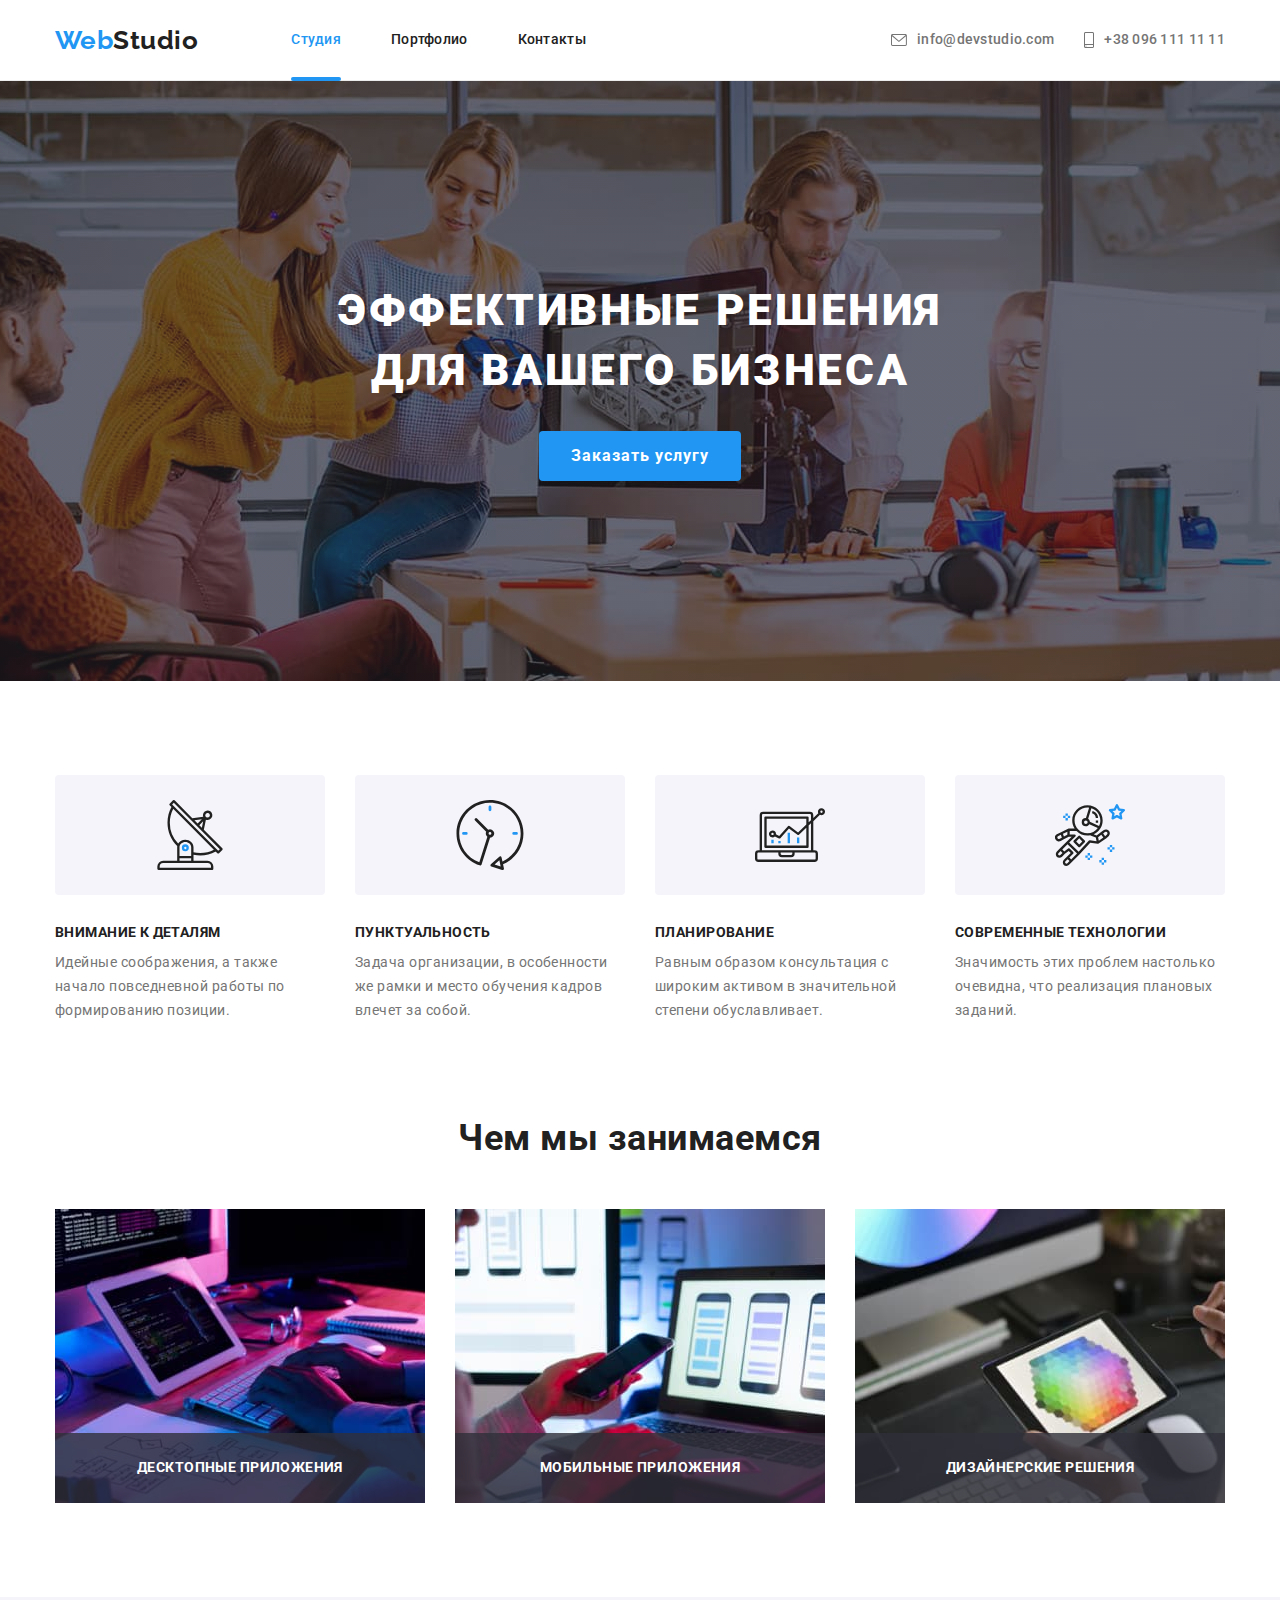
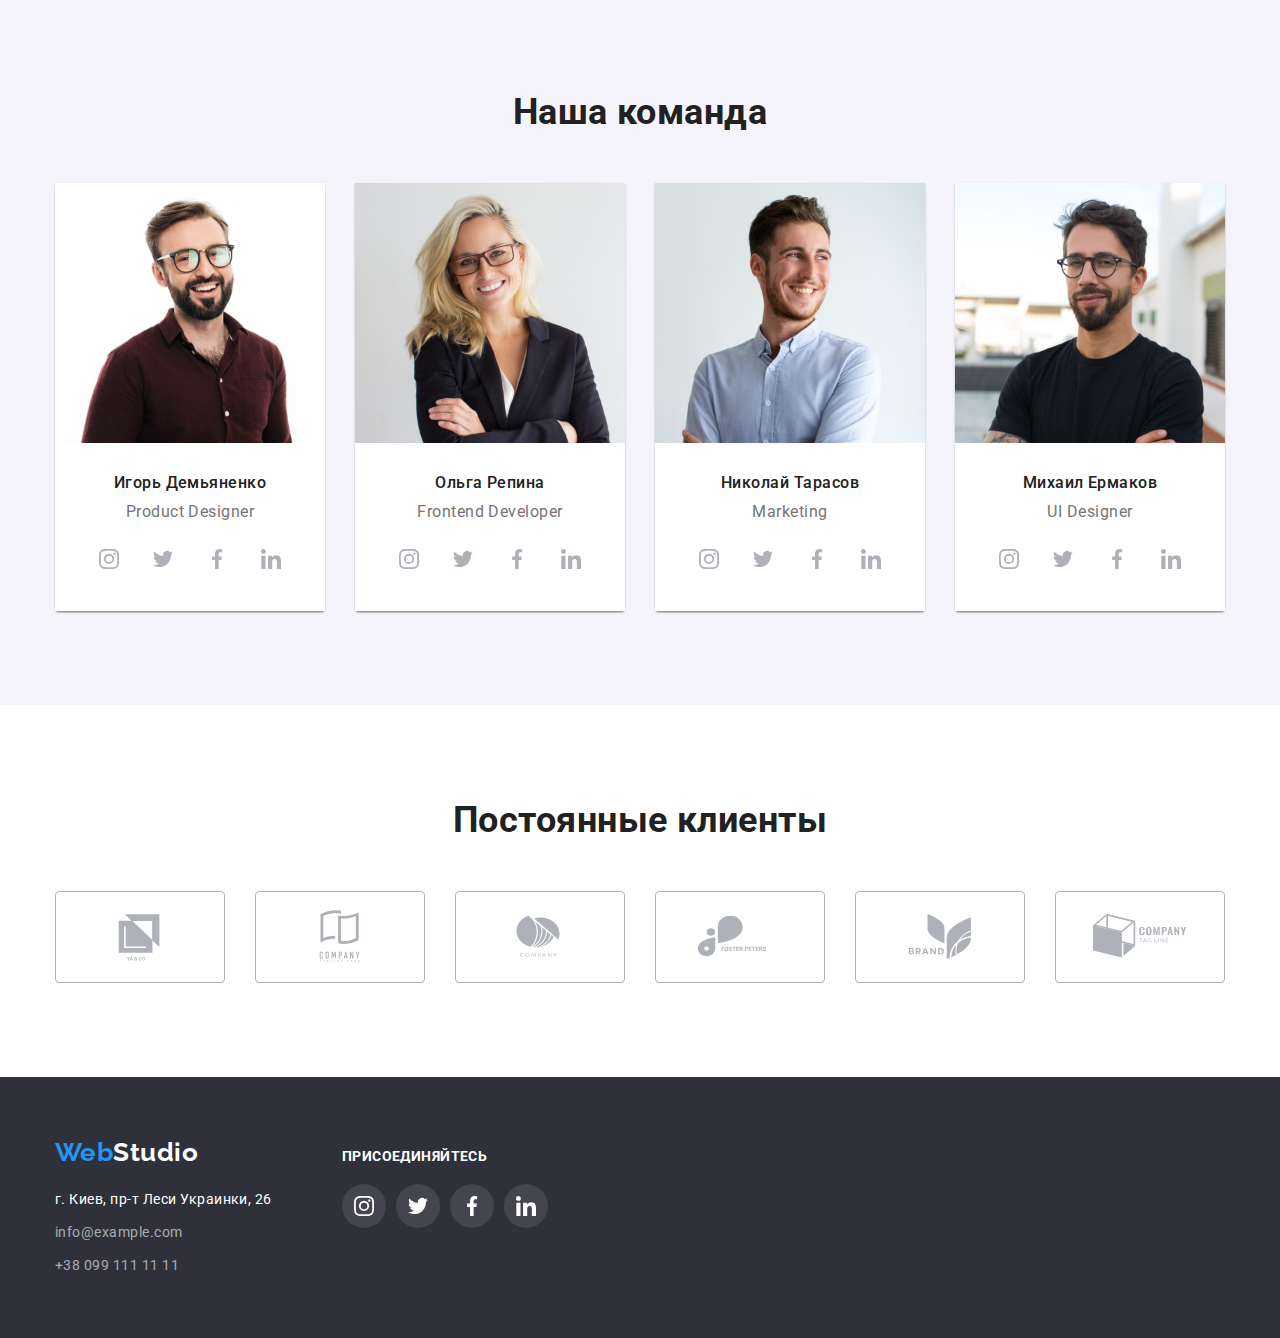
<file: index.html>
<!DOCTYPE html>
<html lang="ru">
  <head>
    <meta charset="UTF-8" />
    <meta http-equiv="X-UA-Compatible" content="IE=edge" />
    <meta name="viewport" content="width=device-width, initial-scale=1.0" />
    <title lang="en">Web-studio</title>
    <link
      href="https://fonts.googleapis.com/css2?family=Raleway:wght@700&family=Roboto:wght@400;500;700;900&display=swap"
      rel="stylesheet"
    />
    <link
      rel="stylesheet"
      href="https://cdnjs.cloudflare.com/ajax/libs/modern-normalize/1.1.0/modern-normalize.min.css"
    />
    <link rel="stylesheet" href="./css/styles.css" />
  </head>
  <body>
    <!-- Шапка сайта -->
    <header class="header">
      <div class="container nav">
        <nav class="nav">
          <a lang="en" href="./index.html" class="logo link">
            Web<span lang="en" class="logo-dark link">Studio</span>
          </a>

          <ul class="site-nav list">
            <li class="nav-item"><a href="./index.html" class="link current">Студия</a></li>
            <li class="nav-item"><a href="./portfolio.html" class="link">Портфолио</a></li>
            <li class="nav-item"><a href="" class="link">Контакты</a></li>
          </ul>
        </nav>

        <ul class="feedback list">
          <li class="feedback-item">
            <a lang="en" href="mailto:info@devstudio.com" class="link">
              <svg class="icons-mail">
                <use href="./images/icons.svg#icon-mail "></use>
              </svg>
              info@devstudio.com
            </a>
          </li>
          <li class="feedback-item">
            <a href="tel:+380961111111" class="link">
              <svg class="icons-tel">
                <use href="./images/icons.svg#icon-smartphone"></use>
              </svg>
              +38 096 111 11 11
            </a>
          </li>
        </ul>
      </div>
    </header>

    <!-- Основа -->
    <main>
      <!-- Hero -->
      <section class="hero overlay">
        <div class="container">
          <h1 class="hero-title">
            Эффективные решения <br />
            для вашего бизнеса
          </h1>
          <button type="button" class="hero-button" data-modal-open>Заказать услугу</button>
        </div>
      </section>

      <!-- Особенности -->
      <section class="section">
        <div class="container">
          <h2 class="section-title visually-hidden">Наши преимущества</h2>

          <ul class="features list">
            <li class="features-item">
              <div class="icons">
                <svg class="features-icon">
                  <use href="./images/icons.svg#icon-antenna"></use>
                </svg>
              </div>
              <h3 class="features-title">Внимание к деталям</h3>
              <p class="features-text">
                Идейные соображения, а также начало повседневной работы по формированию позиции.
              </p>
            </li>

            <li class="features-item">
              <div class="icons">
                <svg class="features-icon">
                  <use href="./images/icons.svg#icon-clock"></use>
                </svg>
              </div>
              <h3 class="features-title">Пунктуальность</h3>
              <p class="features-text">
                Задача организации, в особенности же рамки и место обучения кадров влечет за собой.
              </p>
            </li>

            <li class="features-item">
              <div class="icons">
                <svg class="features-icon">
                  <use href="./images/icons.svg#icon-diagram"></use>
                </svg>
              </div>
              <h3 class="features-title">Планирование</h3>
              <p class="features-text">
                Равным образом консультация с широким активом в значительной степени обуславливает.
              </p>
            </li>

            <li class="features-item">
              <div class="icons">
                <svg class="features-icon">
                  <use href="./images/icons.svg#icon-astronaut"></use>
                </svg>
              </div>
              <h3 class="features-title">Современные технологии</h3>
              <p class="features-text">
                Значимость этих проблем настолько очевидна, что реализация плановых заданий.
              </p>
            </li>
          </ul>
        </div>
      </section>

      <!-- Чем мы занимаемся -->

      <section class="section-works section">
        <div class="container">
          <h2 class="section-title">Чем мы занимаемся</h2>
          <ul class="works list">
            <li class="works-item">
              <img class="image" src="./images/img1.jpg" alt="programing" width="370" />
              <p class="works-text">Десктопные приложения</p>
            </li>

            <li class="works-item">
              <img class="image" src="./images/img2.jpg" alt="designing" width="370" />
              <p class="works-text">Мобильные приложения</p>
            </li>
            <li class="works-item">
              <img class="image" src="./images/img3.jpg" alt="styling" width="370" />
              <p class="works-text">Дизайнерские решения</p>
            </li>
          </ul>
        </div>
      </section>

      <!-- Наша команда -->
      <section class="section-team section">
        <div class="container">
          <h2 class="section-title teams">Наша команда</h2>

          <ul class="team list">
            <li class="team-item">
              <img class="image" src="./images/ihor.jpg" alt="Игорь Демьяненко" width="270" />
              <div class="team-box">
                <h3 class="team-title">Игорь Демьяненко</h3>
                <p lang="en" class="team-text">Product Designer</p>
                <ul class="social-links list">
                  <li class="social-item">
                    <a href="" class="link">
                      <svg class="social-icons">
                        <use href="./images/icons.svg#icon-instagram"></use>
                      </svg>
                    </a>
                  </li>
                  <li class="social-item">
                    <a href="" class="link">
                      <svg class="social-icons">
                        <use href="./images/icons.svg#icon-twitter"></use>
                      </svg>
                    </a>
                  </li>
                  <li class="social-item">
                    <a href="" class="link">
                      <svg class="social-icons">
                        <use href="./images/icons.svg#icon-facebook"></use>
                      </svg>
                    </a>
                  </li>
                  <li class="social-item">
                    <a href="" class="link">
                      <svg class="social-icons">
                        <use href="./images/icons.svg#icon-linkedin"></use>
                      </svg>
                    </a>
                  </li>
                </ul>
              </div>
            </li>
            <li class="team-item">
              <img class="image" src="./images/olha.jpg" alt="Ольга Репина" width="270" />
              <div class="team-box">
                <h3 class="team-title">Ольга Репина</h3>
                <p lang="en" class="team-text">Frontend Developer</p>
                <ul class="social-links list">
                  <li class="social-item">
                    <a href="" class="link">
                      <svg class="social-icons">
                        <use href="./images/icons.svg#icon-instagram"></use>
                      </svg>
                    </a>
                  </li>
                  <li class="social-item">
                    <a href="" class="link">
                      <svg class="social-icons">
                        <use href="./images/icons.svg#icon-twitter"></use>
                      </svg>
                    </a>
                  </li>
                  <li class="social-item">
                    <a href="" class="link">
                      <svg class="social-icons">
                        <use href="./images/icons.svg#icon-facebook"></use>
                      </svg>
                    </a>
                  </li>
                  <li class="social-item">
                    <a href="" class="link">
                      <svg class="social-icons">
                        <use href="./images/icons.svg#icon-linkedin"></use>
                      </svg>
                    </a>
                  </li>
                </ul>
              </div>
            </li>
            <li class="team-item">
              <img class="image" src="./images/nikolay.jpg" alt="Николай Тарасов" width="270" />
              <div class="team-box">
                <h3 class="team-title">Николай Тарасов</h3>
                <p lang="en" class="team-text">Marketing</p>
                <ul class="social-links list">
                  <li class="social-item">
                    <a href="" class="link">
                      <svg class="social-icons">
                        <use href="./images/icons.svg#icon-instagram"></use>
                      </svg>
                    </a>
                  </li>
                  <li class="social-item">
                    <a href="" class="link">
                      <svg class="social-icons">
                        <use href="./images/icons.svg#icon-twitter"></use>
                      </svg>
                    </a>
                  </li>
                  <li class="social-item">
                    <a href="" class="link">
                      <svg class="social-icons">
                        <use href="./images/icons.svg#icon-facebook"></use>
                      </svg>
                    </a>
                  </li>
                  <li class="social-item">
                    <a href="" class="link">
                      <svg class="social-icons">
                        <use href="./images/icons.svg#icon-linkedin"></use>
                      </svg>
                    </a>
                  </li>
                </ul>
              </div>
            </li>
            <li class="team-item">
              <img class="image" src="./images/mihail.jpg" alt="Михаил Ермаков" width="270" />
              <div class="team-box">
                <h3 class="team-title">Михаил Ермаков</h3>
                <p lang="en" class="team-text">UI Designer</p>
                <ul class="social-links list">
                  <li class="social-item">
                    <a href="" class="link">
                      <svg class="social-icons">
                        <use href="./images/icons.svg#icon-instagram"></use>
                      </svg>
                    </a>
                  </li>
                  <li class="social-item">
                    <a href="" class="link">
                      <svg class="social-icons">
                        <use href="./images/icons.svg#icon-twitter"></use>
                      </svg>
                    </a>
                  </li>
                  <li class="social-item">
                    <a href="" class="link">
                      <svg class="social-icons">
                        <use href="./images/icons.svg#icon-facebook"></use>
                      </svg>
                    </a>
                  </li>
                  <li class="social-item">
                    <a href="" class="link">
                      <svg class="social-icons">
                        <use href="./images/icons.svg#icon-linkedin"></use>
                      </svg>
                    </a>
                  </li>
                </ul>
              </div>
            </li>
          </ul>
        </div>
      </section>

      <!-- Постоянные клиенты -->
      <section class="customer-section section">
        <div class="container">
          <h2 class="section-title">Постоянные клиенты</h2>
          <ul class="customers list">
            <li class="customers-item">
              <a href="" class="link">
                <svg class="customers-icon">
                  <use href="./images/icons.svg#icon-logo1"></use>
                </svg>
              </a>
            </li>
            <li class="customers-item">
              <a href="" class="link">
                <svg class="customers-icon">
                  <use href="./images/icons.svg#icon-logo2"></use>
                </svg>
              </a>
            </li>
            <li class="customers-item">
              <a href="" class="link">
                <svg class="customers-icon">
                  <use href="./images/icons.svg#icon-logo3"></use>
                </svg>
              </a>
            </li>
            <li class="customers-item">
              <a href="" class="link">
                <svg class="customers-icon">
                  <use href="./images/icons.svg#icon-logo4"></use>
                </svg>
              </a>
            </li>
            <li class="customers-item">
              <a href="" class="link">
                <svg class="customers-icon">
                  <use href="./images/icons.svg#icon-logo5"></use>
                </svg>
              </a>
            </li>
            <li class="customers-item">
              <a href="" class="link">
                <svg class="customers-icon">
                  <use href="./images/icons.svg#icon-logo6"></use>
                </svg>
              </a>
            </li>
          </ul>
        </div>
      </section>
    </main>

    <!-- Footer -->
    <footer class="footer">
      <div class="container blocks">
        <div class="address-block">
          <div class="logo-bottom">
            <a lang="en" href="./index.html" class="logo link">
              Web<span lang="en" class="logo-light link">Studio</span>
            </a>
          </div>
          <address>
            <ul class="contacts list">
              <li class="contacts-item">
                <a
                  href="https://goo.gl/maps/izuGYMJUY2H6Dhw59"
                  target="_blank"
                  rel="noopener noindex nofollow"
                  class="address link"
                  >г. Киев, пр-т Леси Украинки, 26</a
                >
              </li>
              <li class="contacts-item">
                <a lang="en" href="mailto:info@example.com" class="link">info@example.com</a>
              </li>

              <li class="contacts-item">
                <a href="tel:+380991111111" class="link">+38 099 111 11 11</a>
              </li>
            </ul>
          </address>
        </div>

        <div class="soc-block">
          <h2 class="title">Присоединяйтесь</h2>
          <ul class="soc-block-list list">
            <li class="soc-block-item">
              <a href="" class="link">
                <svg class="soc-block-icons">
                  <use href="./images/icons.svg#icon-instagram"></use>
                </svg>
              </a>
            </li>
            <li class="soc-block-item">
              <a href="" class="link">
                <svg class="soc-block-icons">
                  <use href="./images/icons.svg#icon-twitter"></use>
                </svg>
              </a>
            </li>
            <li class="soc-block-item">
              <a href="" class="link">
                <svg class="soc-block-icons">
                  <use href="./images/icons.svg#icon-facebook"></use>
                </svg>
              </a>
            </li>
            <li class="soc-block-item">
              <a href="" class="link">
                <svg class="soc-block-icons">
                  <use href="./images/icons.svg#icon-linkedin"></use>
                </svg>
              </a>
            </li>
          </ul>
        </div>
      </div>
    </footer>

    <div class="backdrop is-hidden" data-modal>
      <div class="modal">
        <button type="button" class="modal-close-btn" data-modal-close>
          <svg class="modal-icons">
            <use href="./images/icons.svg#icon-modal-close"></use>
          </svg>
        </button>
      </div>
    </div>

    <script src="./js/modal.js"></script>
  </body>
</html>
</file>
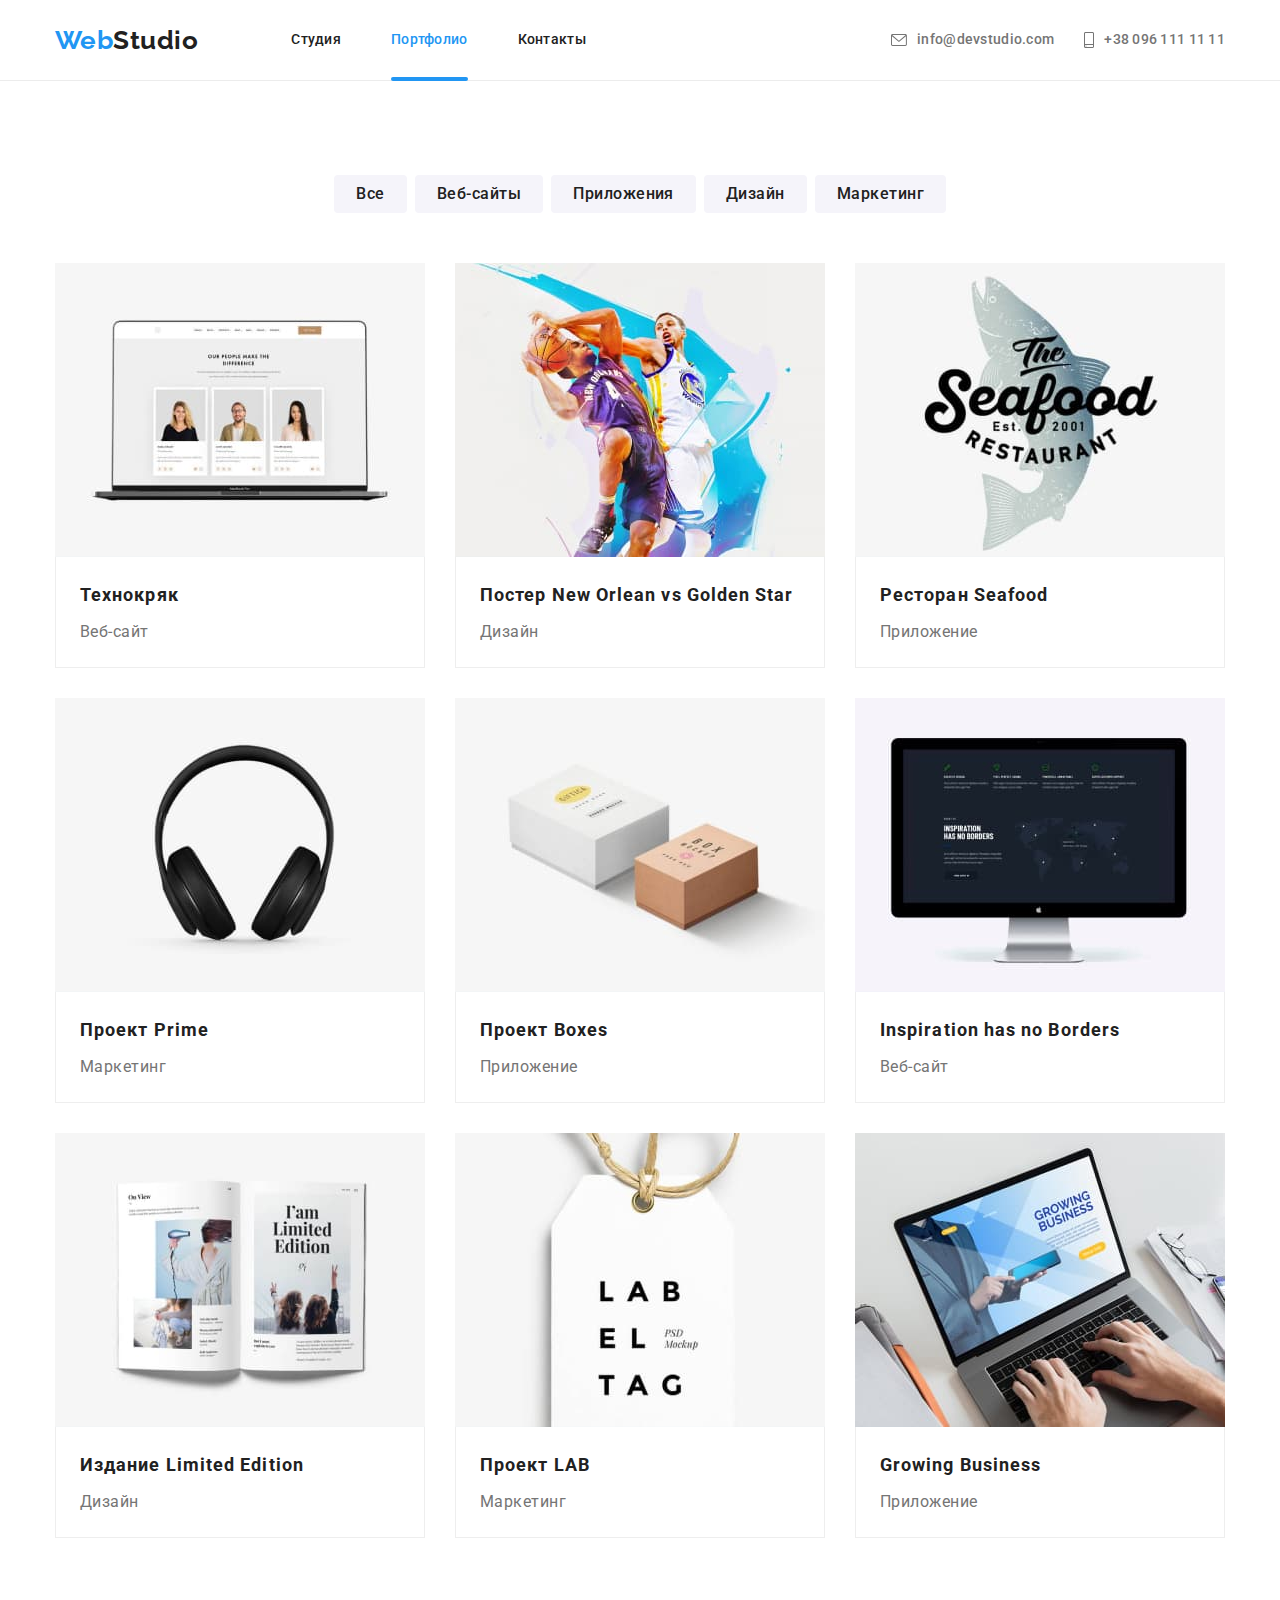
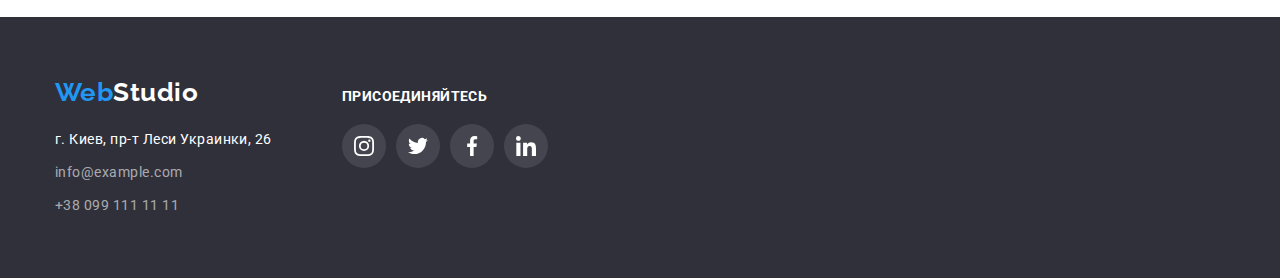
<file: portfolio.html>
<!DOCTYPE html>
<html lang="ru">
  <head>
    <meta charset="UTF-8" />
    <meta http-equiv="X-UA-Compatible" content="IE=edge" />
    <meta name="viewport" content="width=device-width, initial-scale=1.0" />
    <title lang="en">Web-studio</title>
    <link
      href="https://fonts.googleapis.com/css2?family=Raleway:wght@700&family=Roboto:wght@400;500;700;900&display=swap"
      rel="stylesheet"
    />
    <link
      rel="stylesheet"
      href="https://cdnjs.cloudflare.com/ajax/libs/modern-normalize/1.1.0/modern-normalize.min.css"
    />
    <link rel="stylesheet" href="./css/styles.css" />
  </head>
  <body>
    <!-- Шапка сайта -->
    <header class="header">
      <div class="container nav">
        <nav class="nav">
          <a lang="en" href="./index.html" class="logo link">
            Web<span lang="en" class="logo-dark link">Studio</span>
          </a>

          <ul class="site-nav list">
            <li class="nav-item"><a href="./index.html" class="link">Студия</a></li>
            <li class="nav-item"><a href="./portfolio.html" class="link current">Портфолио</a></li>
            <li class="nav-item"><a href="" class="link">Контакты</a></li>
          </ul>
        </nav>

        <ul class="feedback list">
          <li class="feedback-item">
            <a lang="en" href="mailto:info@devstudio.com" class="link">
              <svg class="icons-mail">
                <use href="./images/icons.svg#icon-mail "></use>
              </svg>
              info@devstudio.com
            </a>
          </li>
          <li class="feedback-item">
            <a href="tel:+380961111111" class="link">
              <svg class="icons-tel">
                <use href="./images/icons.svg#icon-smartphone"></use>
              </svg>
              +38 096 111 11 11
            </a>
          </li>
        </ul>
      </div>
    </header>

    <!-- Основа -->
    <main>
      <section class="section-filter section">
        <div class="container">
          <h1 lang="en" class="section-title visually-hidden">portfolio</h1>
          <!-- Filters -->

          <ul class="filter list">
            <li class="filter-item">
              <button type="button" class="filter-button">Все</button>
            </li>
            <li class="filter-item">
              <button type="button" class="filter-button">Веб-сайты</button>
            </li>
            <li class="filter-item">
              <button type="button" class="filter-button">Приложения</button>
            </li>
            <li class="filter-item">
              <button type="button" class="filter-button">Дизайн</button>
            </li>
            <li class="filter-item">
              <button type="button" class="filter-button">Маркетинг</button>
            </li>
          </ul>

          <ul class="cards list">
            <li class="cards-item">
              <a href="" class="link">
                <div class="cards-overlay">
                  <img class="image" src="./images/tehnokrak.jpg" alt="tehnokrak" width="370" />
                  <p class="text-overlay">
                    Ресурс предлагает комплексные предложения с разным уровнем функционала и
                    сервисов. Все это позволит посетителю получить исчерпывающие сведения о компании
                    или частном лице.
                  </p>
                </div>

                <div class="cards-box">
                  <h2 class="cards-title">Технокряк</h2>
                  <p class="cards-text">Веб-сайт</p>
                </div>
              </a>
            </li>
            <li class="cards-item">
              <a href="" class="link">
                <div class="cards-overlay">
                  <img class="image" src="./images/poster.jpg" alt="poster" width="370" />
                  <p class="text-overlay">
                    Ресурс предлагает комплексные предложения с разным уровнем функционала и
                    сервисов. Все это позволит посетителю получить исчерпывающие сведения о компании
                    или частном лице.
                  </p>
                </div>
                <div class="cards-box">
                  <h2 class="cards-title">Постер New Orlean vs Golden Star</h2>
                  <p class="cards-text">Дизайн</p>
                </div>
              </a>
            </li>
            <li class="cards-item">
              <a href="" class="link">
                <div class="cards-overlay">
                  <img class="image" src="./images/restoran.jpg" alt="restoran" width="370" />
                  <p class="text-overlay">
                    Ресурс предлагает комплексные предложения с разным уровнем функционала и
                    сервисов. Все это позволит посетителю получить исчерпывающие сведения о компании
                    или частном лице.
                  </p>
                </div>
                <div class="cards-box">
                  <h2 class="cards-title">Ресторан Seafood</h2>
                  <p class="cards-text">Приложение</p>
                </div>
              </a>
            </li>
            <li class="cards-item">
              <a href="" class="link">
                <div class="cards-overlay">
                  <img class="image" src="./images/proectprime.jpg" alt="proectprime" width="370" />
                  <p class="text-overlay">
                    Ресурс предлагает комплексные предложения с разным уровнем функционала и
                    сервисов. Все это позволит посетителю получить исчерпывающие сведения о компании
                    или частном лице.
                  </p>
                </div>
                <div class="cards-box">
                  <h2 class="cards-title">Проект Prime</h2>
                  <p class="cards-text">Маркетинг</p>
                </div>
              </a>
            </li>
            <li class="cards-item">
              <a href="" class="link">
                <div class="cards-overlay">
                  <img class="image" src="./images/proectboxe.jpg" alt="proectboxe" width="370" />
                  <p class="text-overlay">
                    Ресурс предлагает комплексные предложения с разным уровнем функционала и
                    сервисов. Все это позволит посетителю получить исчерпывающие сведения о компании
                    или частном лице.
                  </p>
                </div>
                <div class="cards-box">
                  <h2 class="cards-title">Проект Boxes</h2>
                  <p class="cards-text">Приложение</p>
                </div>
              </a>
            </li>
            <li class="cards-item">
              <a href="" class="link">
                <div class="cards-overlay">
                  <img class="image" src="./images/inspiration.jpg" alt="inspiration" width="370" />
                  <p class="text-overlay">
                    Ресурс предлагает комплексные предложения с разным уровнем функционала и
                    сервисов. Все это позволит посетителю получить исчерпывающие сведения о компании
                    или частном лице.
                  </p>
                </div>
                <div class="cards-box">
                  <h2 class="cards-title">Inspiration has no Borders</h2>
                  <p class="cards-text">Веб-сайт</p>
                </div>
              </a>
            </li>
            <li class="cards-item">
              <a href="" class="link">
                <div class="cards-overlay">
                  <img class="image" src="./images/izdanie.jpg" alt="izdanie" width="370" />
                  <p class="text-overlay">
                    Ресурс предлагает комплексные предложения с разным уровнем функционала и
                    сервисов. Все это позволит посетителю получить исчерпывающие сведения о компании
                    или частном лице.
                  </p>
                </div>
                <div class="cards-box">
                  <h2 class="cards-title">Издание Limited Edition</h2>
                  <p class="cards-text">Дизайн</p>
                </div>
              </a>
            </li>
            <li class="cards-item">
              <a href="" class="link">
                <div class="cards-overlay">
                  <img class="image" src="./images/proectlab.jpg" alt="proectlab" width="370" />
                  <p class="text-overlay">
                    Ресурс предлагает комплексные предложения с разным уровнем функционала и
                    сервисов. Все это позволит посетителю получить исчерпывающие сведения о компании
                    или частном лице.
                  </p>
                </div>
                <div class="cards-box">
                  <h2 class="cards-title">Проект LAB</h2>
                  <p class="cards-text">Маркетинг</p>
                </div>
              </a>
            </li>
            <li class="cards-item">
              <a href="" class="link">
                <div class="cards-overlay">
                  <img class="image" src="./images/growing.jpg" alt="growing" width="370" />
                  <p class="text-overlay">
                    Ресурс предлагает комплексные предложения с разным уровнем функционала и
                    сервисов. Все это позволит посетителю получить исчерпывающие сведения о компании
                    или частном лице.
                  </p>
                </div>
                <div class="cards-box">
                  <h2 class="cards-title">Growing Business</h2>
                  <p class="cards-text">Приложение</p>
                </div>
              </a>
            </li>
          </ul>
        </div>
      </section>
    </main>

    <!-- Footer -->

    <footer class="footer">
      <div class="container blocks">
        <div class="address-block">
          <div class="logo-bottom">
            <a lang="en" href="./index.html" class="logo link">
              Web<span lang="en" class="logo-light link">Studio</span>
            </a>
          </div>
          <address>
            <ul class="contacts list">
              <li class="contacts-item">
                <a
                  href="https://goo.gl/maps/izuGYMJUY2H6Dhw59"
                  target="_blank"
                  rel="noopener noindex nofollow"
                  class="address link"
                  >г. Киев, пр-т Леси Украинки, 26</a
                >
              </li>
              <li class="contacts-item">
                <a lang="en" href="mailto:info@example.com" class="link">info@example.com</a>
              </li>

              <li class="contacts-item">
                <a href="tel:+380991111111" class="link">+38 099 111 11 11</a>
              </li>
            </ul>
          </address>
        </div>

        <div class="soc-block">
          <h2 class="title">Присоединяйтесь</h2>
          <ul class="soc-block-list list">
            <li class="soc-block-item">
              <a href="" class="link">
                <svg class="soc-block-icons">
                  <use href="./images/icons.svg#icon-instagram"></use>
                </svg>
              </a>
            </li>
            <li class="soc-block-item">
              <a href="" class="link">
                <svg class="soc-block-icons">
                  <use href="./images/icons.svg#icon-twitter"></use>
                </svg>
              </a>
            </li>
            <li class="soc-block-item">
              <a href="" class="link">
                <svg class="soc-block-icons">
                  <use href="./images/icons.svg#icon-facebook"></use>
                </svg>
              </a>
            </li>
            <li class="soc-block-item">
              <a href="" class="link">
                <svg class="soc-block-icons">
                  <use href="./images/icons.svg#icon-linkedin"></use>
                </svg>
              </a>
            </li>
          </ul>
        </div>
      </div>
    </footer>
  </body>
</html>
</file>
<file: css/styles.css>
/* палитра цветов
Основной цвет текста #212121;
Вторичный цвет текста #757575;
Акцентный цвет #2196F3;
Белый цвет #ffffff;
цвет фона #F5F4FA;
цвет фона темный для футера и героя #2F303A;
цвет с прзрачностью на майл и тел в футере rgba(255, 255, 255, 0.6);
*/

:root {
  --primary-text-color: #212121;
  --text-color: #757575;
  --accent-color: #2196f3;
  --white-color: #ffffff;

  --bgc-color: #f5f4fa;
  --bgc-hero-footer: #2f303a;
  --address-info-footer: rgba(255, 255, 255, 0.6);

  --social-links-color: #afb1b8;
  --customers-logo-color: #afb1b8;
}

/* Styles for index.html */
body {
  color: var(--primary-text-color);
  background-color: var(--white-color);

  font-family: roboto, sans-serif;
  letter-spacing: 0.03em;
}

.list {
  padding: 0;
  margin: 0;

  list-style: none;
}
.link {
  text-decoration: none;
}

.section {
  padding-top: 94px;
  padding-bottom: 94px;
}

.image {
  display: block;
  max-width: 100%;
  height: auto;
}

/* CONTAINER */

.container {
  margin-left: auto;
  margin-right: auto;

  width: 1200px;
  padding-left: 15px;
  padding-right: 15px;
}

.logo {
  color: var(--accent-color);

  font-family: 'raleway', sans-serif;
  font-weight: 700;
  font-size: 26px;
  line-height: 1.19;

  text-decoration: none;
}

.logo-dark {
  color: var(--primary-text-color);
}

/* index.html */
.header {
  border-bottom: 1px solid #ececec;

  background-color: var(--white-color);
}
.nav {
  display: flex;
  align-items: center;
}

.site-nav {
  display: flex;
  margin-left: 93px;
}

.site-nav .nav-item + .nav-item {
  margin-left: 50px;
}

.site-nav .link {
  position: relative;
  transition: color 250ms cubic-bezier(0.4, 0, 0.2, 1);

  display: block;
  padding-top: 32px;
  padding-bottom: 32px;

  color: var(--primary-text-color);

  font-weight: 500;
  font-size: 14px;
  line-height: 1.14;
  letter-spacing: 0.02em;
}

.site-nav .link:hover,
.site-nav .link:focus {
  color: var(--accent-color);
}
.site-nav .link.current {
  color: var(--accent-color);
}

.site-nav .link.current::after {
  position: absolute;
  content: '';
  min-width: 48px;
  height: 4px;
  left: 0;
  right: 0;
  bottom: -1px;

  background: #2196f3;
  border-radius: 2px;
}

.feedback {
  display: flex;
  margin-left: auto;
}

.feedback-item + .feedback-item {
  margin-left: 30px;
}

.feedback .link {
  transition: color 250ms cubic-bezier(0.4, 0, 0.2, 1), fill 250ms cubic-bezier(0.4, 0, 0.2, 1);

  display: inline-flex;
  align-items: center;
  justify-content: center;
  padding-top: 32px;
  padding-bottom: 32px;

  color: var(--text-color);

  font-weight: 500;
  font-size: 14px;
  line-height: 1.14;
  letter-spacing: 0.02em;
}
.feedback .link:hover,
.feedback .link:focus {
  color: var(--accent-color);
}

.feedback .icons-mail,
.feedback .icons-tel {
  transition: color 250ms cubic-bezier(0.4, 0, 0.2, 1), fill 250ms cubic-bezier(0.4, 0, 0.2, 1);
}

.feedback .link:hover .icons-mail,
.feedback .link:focus .icons-mail {
  fill: var(--accent-color);
}

.feedback .link:hover .icons-tel,
.feedback .link:focus .icons-tel {
  fill: var(--accent-color);
}

.icons-mail {
  width: 16px;
  height: 12px;
  margin-right: 10px;
  fill: var(--text-color);
}
.icons-tel {
  width: 10px;
  height: 16px;
  margin-right: 10px;
  fill: var(--text-color);
}
/* .icons-mail:hover,
.icons-tel:hover {
  fill: var(--accent-color);
} */

/* HERO */
.hero {
  padding-top: 200px;
  padding-bottom: 200px;
  background-color: var(--bgc-hero-footer);
  text-align: center;
}
.hero-title {
  margin-top: 0;
  margin-bottom: 30px;

  color: var(--white-color);

  font-weight: 900;
  font-size: 44px;
  line-height: 1.36;

  letter-spacing: 0.06em;
  text-transform: uppercase;
}

.hero-button {
  display: inline-block;
  border: transparent;
  border-radius: 4px;

  padding: 10px 32px;
  min-width: 200px;

  color: var(--white-color);
  background-color: var(--accent-color);

  font-family: inherit;
  font-weight: 700;
  font-size: 16px;
  line-height: 1.88;
  letter-spacing: 0.06em;

  cursor: pointer;
}
.overlay {
  max-width: 1600px;
  height: 600px;
  margin-left: auto;
  margin-right: auto;

  background-image: linear-gradient(to right, rgba(47, 48, 58, 0.4), rgba(47, 48, 58, 0.4)),
    url('../images/bg-hero.jpg');
  background-size: cover;
  background-position: center;
  background-repeat: no-repeat;
}

/* works */
.section-works {
  padding-top: 0;
}
.works {
  display: flex;
}
.works-item::before {
  position: absolute;

  content: '';
  width: 100%;
  height: 70px;
  bottom: 0;
  background-color: rgba(47, 48, 58, 0.8);
}
.works-item {
  position: relative;
  width: 370px;
}
.works-item:not(:first-child) {
  margin-left: 30px;
}
.works-text {
  position: absolute;
  bottom: 27px;
  left: 50%;
  transform: translateX(-50%);

  margin: 0;
  display: flex;
  width: 100%;
  hight: 70px;
  justify-content: center;
  text-align: center;

  font-weight: 700;
  font-size: 14px;

  line-height: 1.14;
  text-align: center;
  letter-spacing: 0.03em;
  text-transform: uppercase;

  color: var(--white-color);
}

.section-title {
  margin-top: 0;
  margin-bottom: 50px;

  color: var(--primary-text-color);

  font-size: 36px;
  line-height: 1.17;
  text-align: center;
}

.visually-hidden {
  position: absolute;
  white-space: nowrap;
  width: 1px;
  height: 1px;
  overflow: hidden;
  border: 0;
  padding: 0;
  clip: rect(0 0 0 0);
  clip-path: inset(50%);
  margin: -1px;
}

/* section-team */
.section-team {
  background-color: var(--bgc-color);
}

/* Features */
.features {
  display: flex;
}

.features-item {
  width: 270px;
}
.features-item:not(:first-child) {
  margin-left: 30px;
}

.icons {
  display: inline-flex;
  margin-bottom: 30px;

  width: 270px;
  height: 120px;

  justify-content: center;
  align-items: center;
  background-color: var(--bgc-color);
  border-radius: 4px;
}

.features-icon {
  width: 70px;
  height: 70px;
}

.features-title {
  margin-top: 0;
  margin-bottom: 10px;

  color: var(--primary-text-color);

  font-size: 14px;
  line-height: 1.14;
  letter-spacing: 0.03em;
  text-transform: uppercase;
}
.features-text {
  margin-top: 0;
  margin-bottom: 0;

  color: var(--text-color);

  font-size: 14px;
  line-height: 1.71;
}

/* team */

.section-title .teams {
  margin-top: 0;
  margin-bottom: 94px;

  color: var(--primary-text-color);

  font-weight: 500;
  font-size: 16px;
  line-height: 1.19;
}

.team {
  display: flex;
}

.team-item {
  width: 270px;

  box-shadow: 0px 1px 3px rgba(0, 0, 0, 0.12), 0px 1px 1px rgba(0, 0, 0, 0.14),
    0px 2px 1px rgba(0, 0, 0, 0.2);
  border-radius: 0px 0px 4px 4px;
}
.team-item:not(:first-child) {
  margin-left: 30px;
}

.team-item > .image {
  margin-bottom: 0;
}
.team-box {
  margin: 0;
  padding: 30px;

  text-align: center;
  background-color: var(--white-color);
}

.team-title {
  margin: 0;
  margin-bottom: 10px;

  color: var(--primary-text-color);

  font-weight: 500;
  font-size: 16px;
  line-height: 1.19;
}

.team-text {
  margin: 0;
  margin-bottom: 16px;
  padding: 0;
  color: var(--text-color);

  font-size: 16px;
  line-height: 1.19;
}

/* social-links */
.social-links {
  display: flex;
  justify-content: center;
}
.social-links .link {
  transition: background-color 250ms cubic-bezier(0.4, 0, 0.2, 1);

  width: 44px;
  height: 44px;
  color: var(--social-links-color);
  background-color: var(--white-color);
  border-radius: 50%;
  display: flex;
  align-items: center;
  justify-content: center;
}
.social-links .link:hover,
.social-links .link:focus {
  background-color: var(--accent-color);
}

.social-item + .social-item {
  margin-left: 10px;
}

.social-icons {
  transition: fill 250ms cubic-bezier(0.4, 0, 0.2, 1);

  width: 20px;
  height: 20px;
  fill: var(--social-links-color);
}

.social-links .link:hover .social-icons,
.social-links .link:focus .social-icons {
  fill: #ffffff;
}

/* customers */
.customers {
  display: flex;
  justify-content: center;
}
.customers .link {
  transition: border-color 250ms cubic-bezier(0.4, 0, 0.2, 1);

  width: 170px;
  height: 92px;
  display: flex;
  align-items: center;
  justify-content: center;

  fill: var(--customers-logo-color);

  border: 1px solid var(--customers-logo-color);
  border-radius: 4px;
}

.customers-item + .customers-item {
  margin-left: 30px;
}

.customers-icon {
  transition: fill 250ms cubic-bezier(0.4, 0, 0.2, 1);

  width: 106px;
  height: 60px;
  fill: var(--customers-logo-color);
}
.customers .link:hover,
.customers .link:focus {
  border-color: var(--accent-color);
}

.customers .link:hover .customers-icon,
.customers .link:focus .customers-icon {
  fill: var(--accent-color);
}
/* footer */

.footer {
  padding-top: 60px;
  padding-bottom: 60px;

  background-color: var(--bgc-hero-footer);
}

.logo-light {
  color: var(--white-color);
}

.logo-bottom {
  display: block;
  margin-bottom: 20px;
}

.contacts .address.link {
  display: inline-block;

  color: var(--white-color);
}

.contacts .link {
  color: var(--address-info-footer);
}

.contacts {
  display: block;
  font-style: normal;
  font-size: 14px;
  line-height: 1.71;
}

.contacts-item:not(:last-child) {
  margin-bottom: 9px;
}

/* social-footer */
.blocks {
  display: flex;
  align-items: baseline;
}
.soc-block-list {
  display: flex;
}

.soc-block {
  margin: 0;
  margin-left: 70px;
  width: 206px;
  height: 80px;
}
.soc-block-item + .soc-block-item {
  margin-left: 10px;
}
.soc-block .link {
  transition: background-color 250ms cubic-bezier(0.4, 0, 0.2, 1);

  width: 44px;
  height: 44px;
  border-radius: 50%;
  display: flex;
  justify-content: center;
  align-items: center;
  background-color: rgba(255, 255, 255, 0.1);
}

.soc-block .link:hover,
.soc-block .link:focus {
  background-color: var(--accent-color);
}

.soc-block .title {
  margin: 0;
  margin-bottom: 20px;

  font-weight: 700;
  font-size: 14px;
  line-height: 16px;
  letter-spacing: 0.03em;
  text-transform: uppercase;
  color: var(--white-color);
}

.soc-block-icons {
  width: 20px;
  height: 20px;
  fill: var(--white-color);
}

/* portfolio.html */

.filter {
  display: flex;
  margin-bottom: 50px;
  justify-content: center;
}
.filter-item + .filter-item {
  margin-left: 8px;
}
.filter-item {
  border-radius: 4px;
}

.filter-button {
  transition: color 250ms cubic-bezier(0.4, 0, 0.2, 1),
    background-color 250ms cubic-bezier(0.4, 0, 0.2, 1),
    box-shadow 250ms cubic-bezier(0.4, 0, 0.2, 1);

  display: inline-block;
  border: transparent;
  border-radius: 4px;

  padding: 6px 22px;
  min-width: 73px;

  color: var(--primary-text-color);
  background-color: var(--bgc-color);

  font-family: inherit;
  font-weight: 500;
  font-size: 16px;
  line-height: 1.63;
  text-align: center;
  letter-spacing: 0.03em;

  cursor: pointer;
}
.filter-button:hover,
.filter-button:focus {
  color: var(--white-color);
  background-color: var(--accent-color);
  box-shadow: 0px 3px 1px rgba(0, 0, 0, 0.1), 0px 1px 2px rgba(0, 0, 0, 0.08),
    0px 2px 2px rgba(0, 0, 0, 0.12);
}

.cards {
  display: inline-flex;
  flex-wrap: wrap;
  margin: -15px;
}

.cards-item {
  width: calc((100% - 90px) / 3);
  margin: 15px;
}

.cards-item:nth-last-child(-n + 3) {
  margin-bottom: 0;
}

.cards-box {
  margin: 0;
  padding: 20px 24px 20px 24px;
  background-color: var(--white-color);

  border: 1px solid #eeeeee;
  border-top: none;
}

.cards-title {
  margin-top: 0;
  margin-bottom: 4px;
  color: var(--primary-text-color);

  font-size: 18px;
  line-height: 2;
  letter-spacing: 0.06em;
}
.cards-text {
  margin: 0;
  color: var(--text-color);

  font-size: 16px;
  line-height: 1.88;
}

.cards .link:hover,
.cards .link:focus {
  display: block;
  box-shadow: 0px 1px 1px rgba(0, 0, 0, 0.12), 0px 4px 4px rgba(0, 0, 0, 0.06),
    1px 4px 6px rgba(0, 0, 0, 0.16);
}
.cards .link {
  display: block;
  transition: box-shadow 250ms cubic-bezier(0.4, 0, 0.2, 1);
}

.cards-overlay {
  position: relative;
  overflow: hidden;
}

.text-overlay {
  position: absolute;
  top: 0;
  width: 100%;
  height: 100%;
  margin: 0;
  padding: 63px 24px 63px 24px;

  font-weight: 400;
  font-size: 18px;
  line-height: 1.56;
  letter-spacing: 0.03em;

  color: var(--white-color);
  background-color: rgba(33, 150, 243, 0.9);

  transform: translateY(100%);
  transition: transform 250ms linear;
}

.cards .link:hover .text-overlay,
.cards .link:focus .text-overlay {
  transform: translateY(0);
}

/* backdrop */

.backdrop {
  position: fixed;
  width: 100%;
  height: 100%;
  top: 0;
  background-color: rgba(0, 0, 0, 0.2);
  transition: opacity 500ms cubic-bezier(0.4, 0, 0.2, 1),
    visibility 500ms cubic-bezier(0.4, 0, 0.2, 1);
}
.backdrop.is-hidden .modal {
  transform: translate(0) scale(0.3) rotate(-360deg);
}

.modal {
  width: 528px;
  min-height: 581px;
  background-color: #ffffff;
  box-shadow: 0px 1px 3px rgba(0, 0, 0, 0.12), 0px 1px 1px rgba(0, 0, 0, 0.14),
    0px 2px 1px rgba(0, 0, 0, 0.2);
  border-radius: 4px;

  position: absolute;
  top: 50%;
  left: 50%;
  transition: transform 500ms;
  transform: translate(-50%, -50%) scale(1) rotate(0);
}

.modal-close-btn {
  position: absolute;
  top: 8px;
  right: 8px;

  width: 30px;
  height: 30px;
  cursor: pointer;

  background: var(--white-color);
  border: 1px solid rgba(0, 0, 0, 0.1);
  border-radius: 50%;
  display: flex;
  justify-content: center;
  align-items: center;
}
.modal-icons {
  width: 18px;
  height: 18px;
  fill: #000000;
}

.is-hidden {
  opacity: 0;
  pointer-events: none;
  visibility: hidden;
}
</file>
